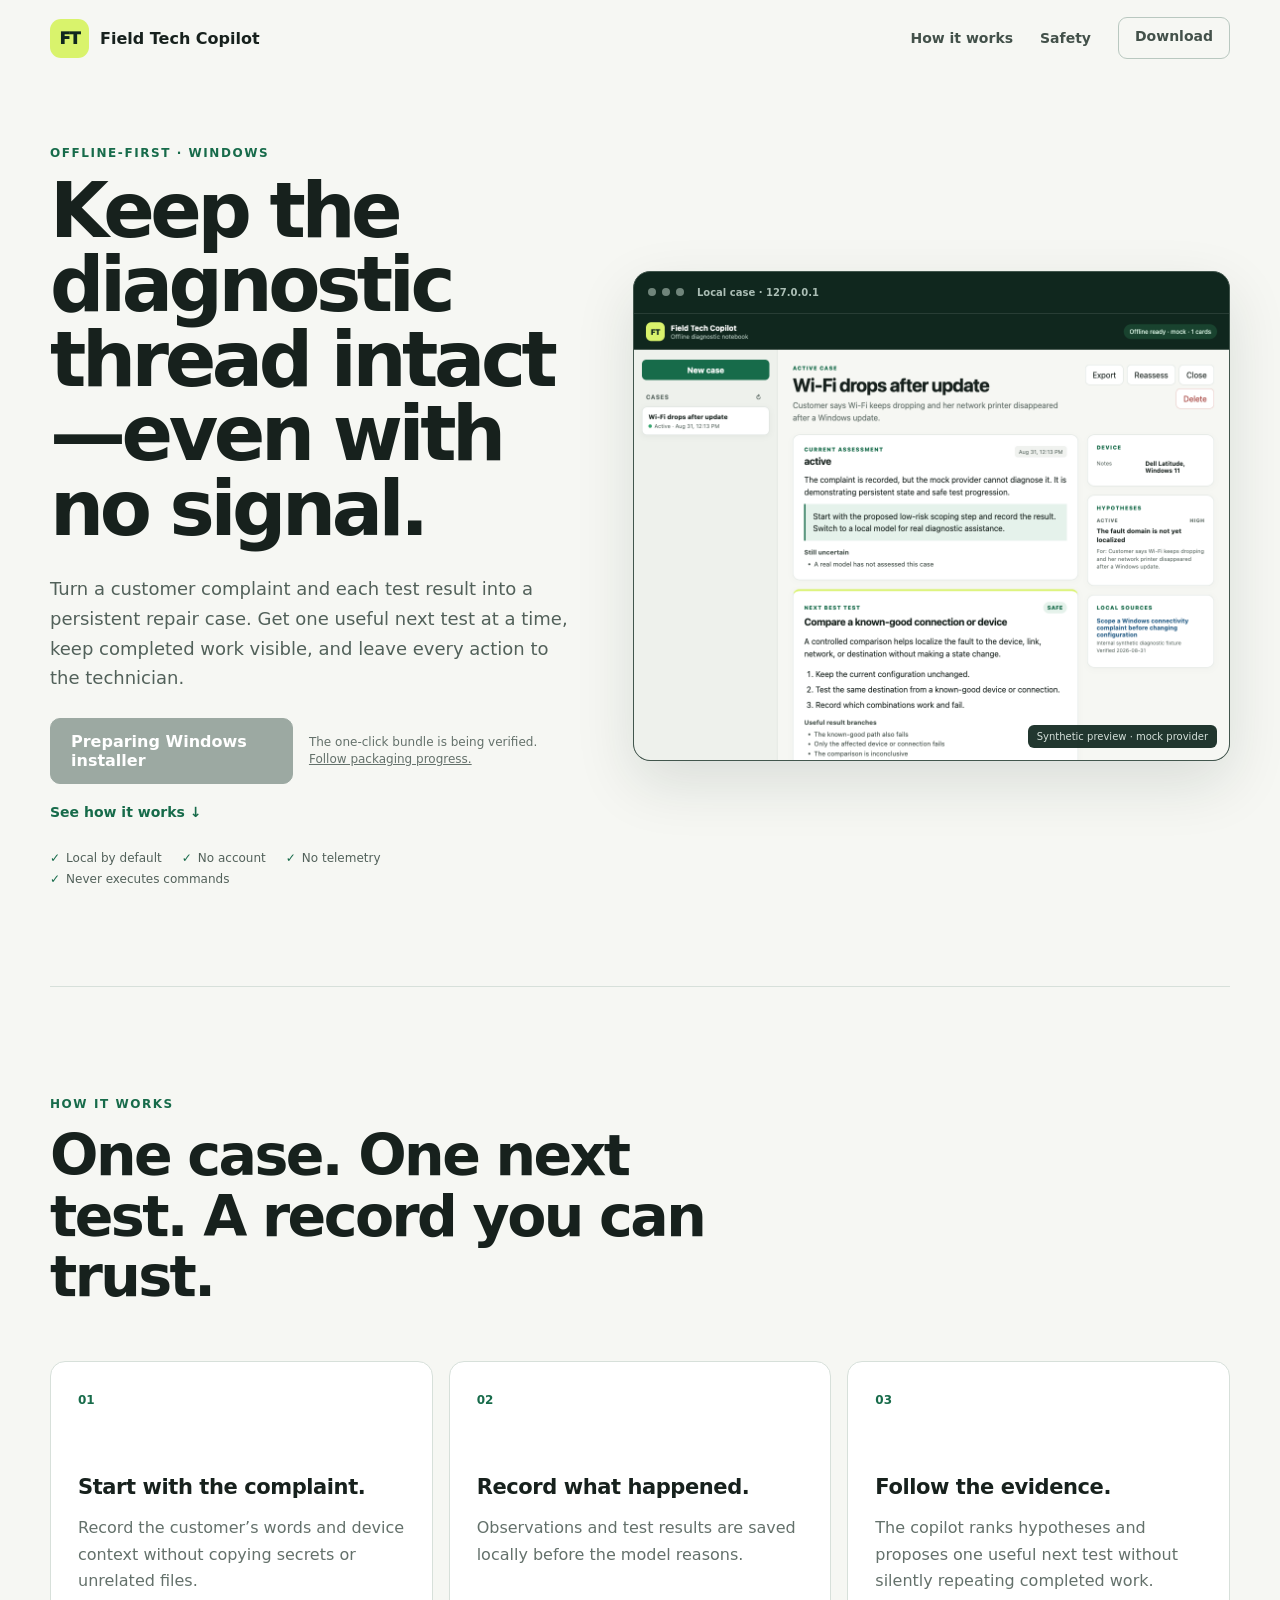
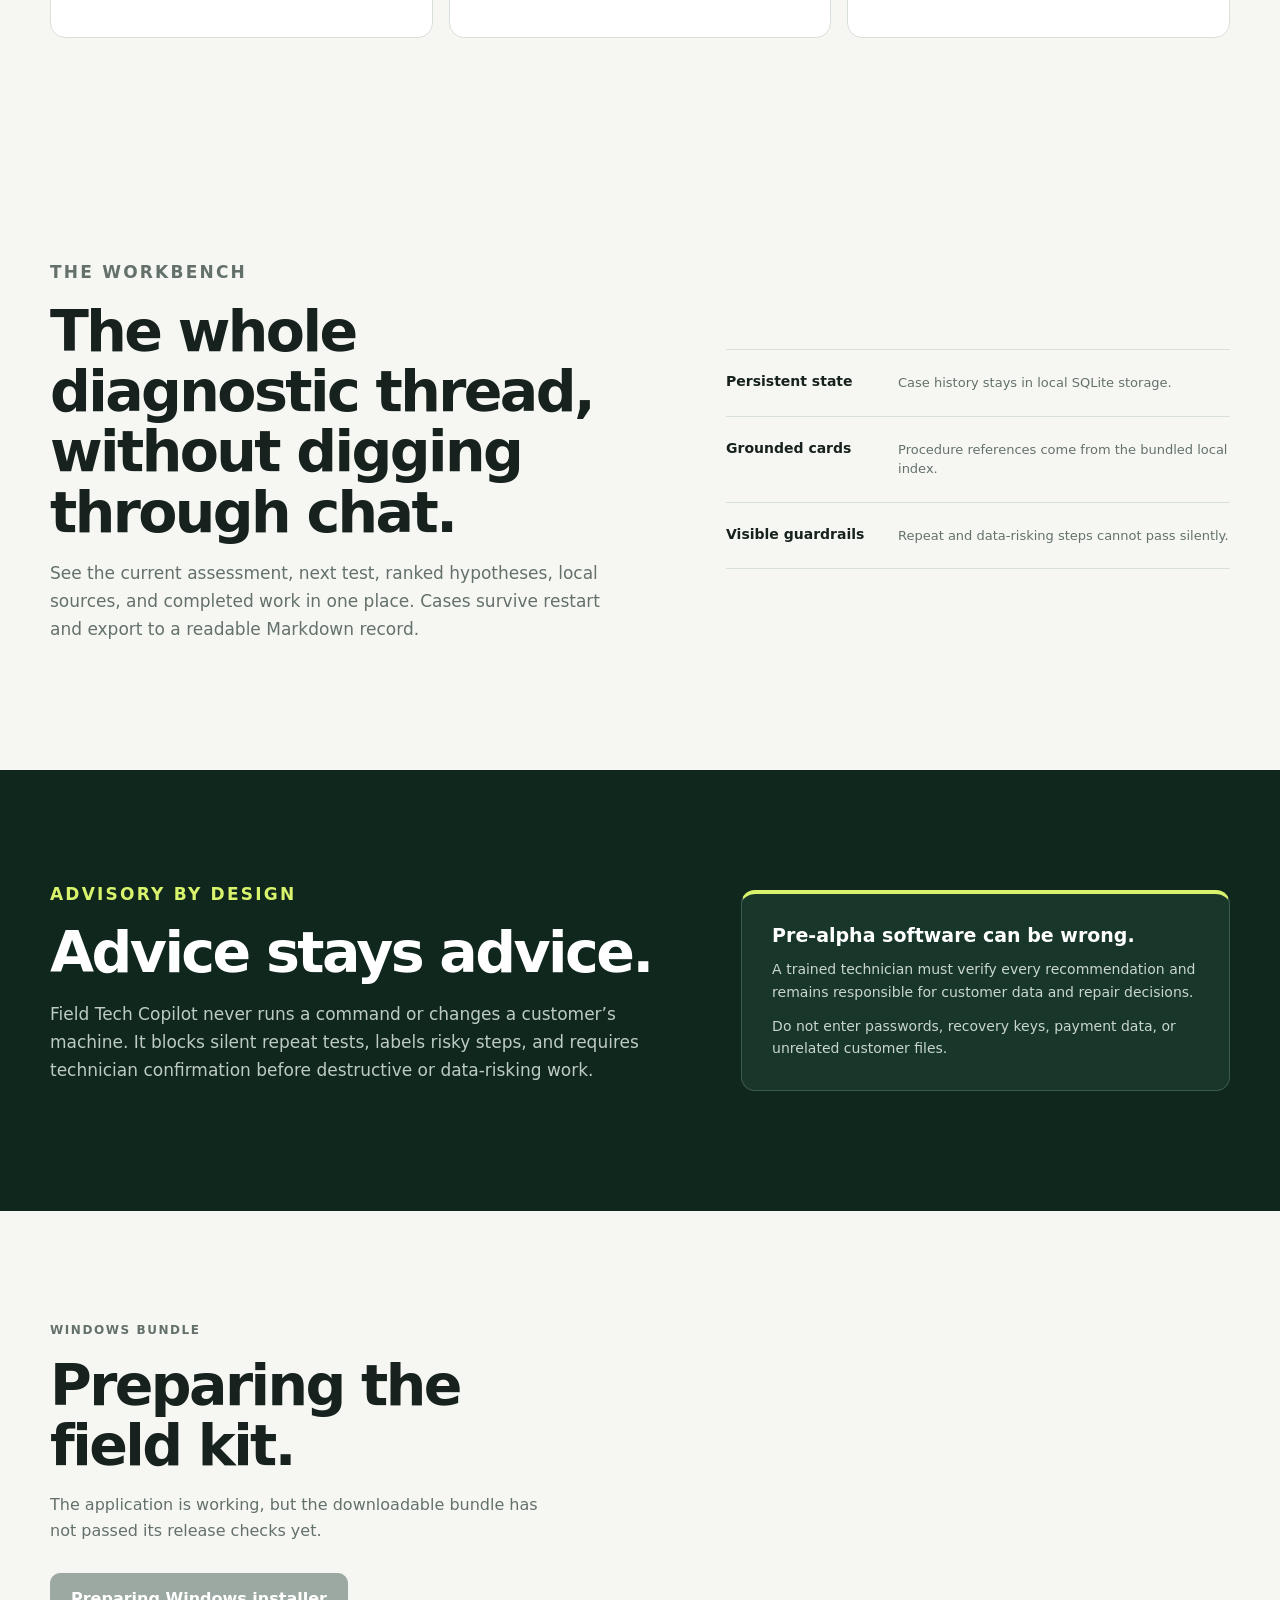
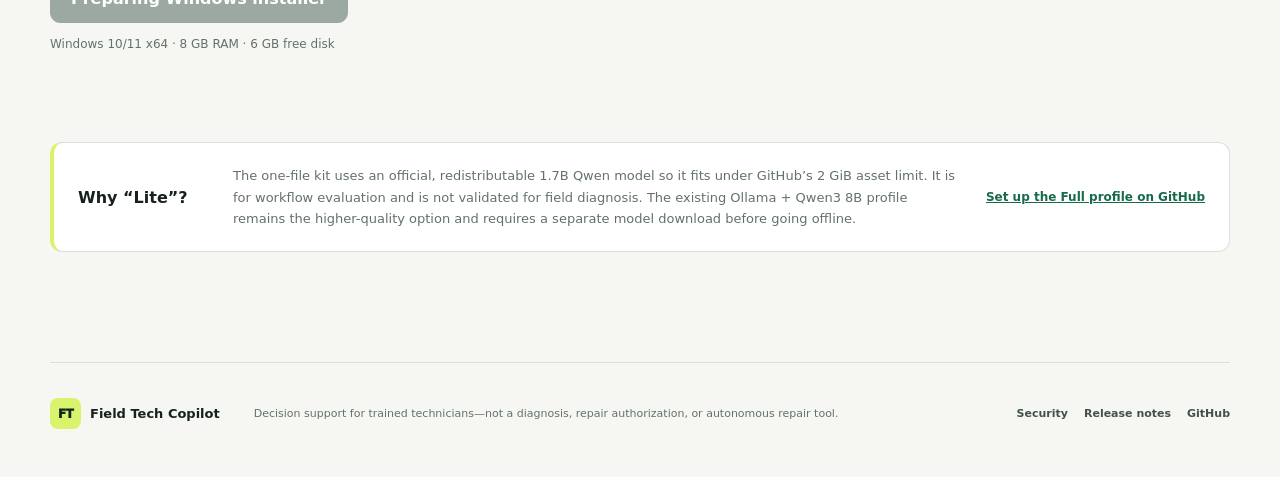
<file: site/index.html>
<!doctype html>
<html lang="en">
  <head>
    <meta charset="utf-8">
    <meta name="viewport" content="width=device-width, initial-scale=1">
    <meta name="description" content="Field Tech Copilot is an offline-first diagnostic case notebook for Windows field technicians.">
    <meta name="theme-color" content="#10271e">
    <meta property="og:type" content="website">
    <meta property="og:title" content="Field Tech Copilot">
    <meta property="og:description" content="Keep the diagnostic thread intact—even with no signal.">
    <meta property="og:url" content="https://ben4mn.github.io/field-tech-copilot/">
    <meta property="og:image" content="https://ben4mn.github.io/field-tech-copilot/assets/social-card.png">
    <meta name="twitter:card" content="summary_large_image">
    <title>Field Tech Copilot · Offline-first Windows field kit</title>
    <link rel="icon" href="data:image/svg+xml,%3Csvg xmlns='http://www.w3.org/2000/svg' viewBox='0 0 64 64'%3E%3Crect width='64' height='64' rx='16' fill='%2310271e'/%3E%3Cpath d='M18 19h29v8H28v7h16v8H28v15H18z' fill='%23d9f36c'/%3E%3C/svg%3E">
    <link rel="stylesheet" href="styles.css">
    <script src="app.js" defer></script>
  </head>
  <body>
    <a class="skip-link" href="#main">Skip to content</a>
    <header class="site-header">
      <a class="brand" href="#top" aria-label="Field Tech Copilot home">
        <span class="brand-mark">FT</span>
        <span>Field Tech Copilot</span>
      </a>
      <nav aria-label="Main navigation">
        <a href="#how-it-works">How it works</a>
        <a href="#safety">Safety</a>
        <a class="nav-download" href="#download">Download</a>
      </nav>
    </header>

    <main id="main">
      <section id="top" class="hero">
        <div class="hero-copy">
          <p class="eyebrow">Offline-first · Windows</p>
          <h1>Keep the diagnostic thread intact—even with no signal.</h1>
          <p class="hero-lead">Turn a customer complaint and each test result into a persistent repair case. Get one useful next test at a time, keep completed work visible, and leave every action to the technician.</p>
          <div id="hero-release" class="release-cta" aria-live="polite">
            <a id="hero-download" class="button primary disabled" aria-disabled="true">Preparing Windows installer</a>
            <p id="hero-meta">Checking the latest verified build…</p>
          </div>
          <a class="text-link" href="#how-it-works">See how it works <span aria-hidden="true">↓</span></a>
          <ul class="trust-list" aria-label="Product trust notes">
            <li>Local by default</li>
            <li>No account</li>
            <li>No telemetry</li>
            <li>Never executes commands</li>
          </ul>
        </div>
        <button class="preview-button" id="open-preview" type="button" aria-label="Open full product preview">
          <span class="window-bar"><i></i><i></i><i></i><strong>Local case · 127.0.0.1</strong></span>
          <img src="assets/app-preview.png" alt="Field Tech Copilot case screen showing a current assessment, a safe next test, local sources, and completed work.">
          <span class="preview-caption">Synthetic preview · mock provider</span>
        </button>
      </section>

      <section id="how-it-works" class="section steps-section">
        <div class="section-heading">
          <p class="eyebrow">How it works</p>
          <h2>One case. One next test. A record you can trust.</h2>
        </div>
        <div class="steps-grid">
          <article>
            <span>01</span>
            <h3>Start with the complaint.</h3>
            <p>Record the customer’s words and device context without copying secrets or unrelated files.</p>
          </article>
          <article>
            <span>02</span>
            <h3>Record what happened.</h3>
            <p>Observations and test results are saved locally before the model reasons.</p>
          </article>
          <article>
            <span>03</span>
            <h3>Follow the evidence.</h3>
            <p>The copilot ranks hypotheses and proposes one useful next test without silently repeating completed work.</p>
          </article>
        </div>
      </section>

      <section class="section workbench-section">
        <div>
          <p class="eyebrow">The workbench</p>
          <h2>The whole diagnostic thread, without digging through chat.</h2>
          <p>See the current assessment, next test, ranked hypotheses, local sources, and completed work in one place. Cases survive restart and export to a readable Markdown record.</p>
        </div>
        <ul class="feature-list">
          <li><strong>Persistent state</strong><span>Case history stays in local SQLite storage.</span></li>
          <li><strong>Grounded cards</strong><span>Procedure references come from the bundled local index.</span></li>
          <li><strong>Visible guardrails</strong><span>Repeat and data-risking steps cannot pass silently.</span></li>
        </ul>
      </section>

      <section id="safety" class="section safety-section">
        <div class="safety-copy">
          <p class="eyebrow light">Advisory by design</p>
          <h2>Advice stays advice.</h2>
          <p>Field Tech Copilot never runs a command or changes a customer’s machine. It blocks silent repeat tests, labels risky steps, and requires technician confirmation before destructive or data-risking work.</p>
        </div>
        <div class="warning-card">
          <strong>Pre-alpha software can be wrong.</strong>
          <p>A trained technician must verify every recommendation and remains responsible for customer data and repair decisions.</p>
          <p>Do not enter passwords, recovery keys, payment data, or unrelated customer files.</p>
        </div>
      </section>

      <section id="download" class="section download-section">
        <div class="download-intro">
          <p class="eyebrow">Windows bundle</p>
          <h2 id="download-title">Preparing the field kit.</h2>
          <p id="download-copy">The page enables the installer only when a release contains the pinned app, runtime, model, starter knowledge, licenses, and checksum.</p>
          <a id="download-button" class="button primary disabled" aria-disabled="true">Preparing Windows installer</a>
          <p id="download-meta" class="download-meta">Windows 10/11 x64 · 8 GB RAM · 6 GB free disk</p>
        </div>

        <div id="available-details" class="install-card hidden">
          <ol>
            <li><span>1</span><div><strong>Download the installer.</strong><p>One file contains the application, CPU runtime, Lite model, and starter knowledge.</p></div></li>
            <li><span>2</span><div><strong>Open it and choose Install.</strong><p>No connection is required during setup or use.</p></div></li>
            <li><span>3</span><div><strong>Launch Field Tech Copilot.</strong><p>It opens in your browser only on this PC at <code>127.0.0.1</code>.</p></div></li>
          </ol>
          <div class="integrity">
            <div>
              <span>SHA-256</span>
              <code id="checksum"></code>
            </div>
            <button id="copy-checksum" type="button">Copy</button>
          </div>
          <p class="command-label">Verify in PowerShell:</p>
          <pre><code>Get-FileHash .\FieldTechCopilot-FieldKit-Lite-*.exe -Algorithm SHA256</code></pre>
          <div id="signature-note" class="signature-note"></div>
        </div>

        <aside class="lite-note">
          <span>Why “Lite”?</span>
          <p>The one-file kit uses an official, redistributable 1.7B Qwen model so it fits under GitHub’s 2 GiB asset limit. It is for workflow evaluation and is not validated for field diagnosis. The existing Ollama + Qwen3 8B profile remains the higher-quality option and requires a separate model download before going offline.</p>
          <a href="https://github.com/ben4mn/field-tech-copilot#full-local-ai-profile">Set up the Full profile on GitHub</a>
        </aside>
      </section>
    </main>

    <footer>
      <div><span class="brand-mark small">FT</span><strong>Field Tech Copilot</strong></div>
      <p>Decision support for trained technicians—not a diagnosis, repair authorization, or autonomous repair tool.</p>
      <nav aria-label="Footer navigation">
        <a href="https://github.com/ben4mn/field-tech-copilot/blob/main/SECURITY.md">Security</a>
        <a id="release-notes" href="https://github.com/ben4mn/field-tech-copilot/releases">Release notes</a>
        <a href="https://github.com/ben4mn/field-tech-copilot">GitHub</a>
      </nav>
    </footer>

    <dialog id="preview-dialog">
      <button id="close-preview" type="button" aria-label="Close preview">Close</button>
      <img src="assets/app-preview.png" alt="Full Field Tech Copilot synthetic product preview.">
      <p>Preview uses synthetic data and the mock provider; it is not a diagnostic result.</p>
    </dialog>
  </body>
</html>
</file>
<file: site/styles.css>
:root {
  --forest: #10271e;
  --forest-2: #18372a;
  --lime: #d9f36c;
  --green: #176b4a;
  --green-dark: #10573c;
  --paper: #f6f7f3;
  --panel: #ffffff;
  --ink: #17211d;
  --muted: #64716b;
  --line: #d7e0da;
  --amber: #7b5410;
  --amber-soft: #fff4d8;
  --shadow: 0 22px 60px rgba(16, 39, 30, 0.12);
  color-scheme: light;
  font-family: Inter, ui-sans-serif, system-ui, -apple-system, BlinkMacSystemFont, "Segoe UI", sans-serif;
}

* { box-sizing: border-box; }
html { scroll-behavior: smooth; }
body { margin: 0; background: var(--paper); color: var(--ink); }
body, button { font: inherit; }
a { color: inherit; }
img { display: block; max-width: 100%; }
button, a { -webkit-tap-highlight-color: transparent; }
:focus-visible { outline: 3px solid #77a822; outline-offset: 3px; }
.hidden { display: none !important; }

.skip-link { position: fixed; top: 8px; left: 8px; z-index: 100; padding: 10px 14px; background: white; color: var(--ink); transform: translateY(-160%); }
.skip-link:focus { transform: none; }

.site-header {
  position: relative;
  z-index: 5;
  display: flex;
  align-items: center;
  justify-content: space-between;
  width: min(1180px, calc(100% - 40px));
  min-height: 76px;
  margin: 0 auto;
}
.brand { display: inline-flex; align-items: center; gap: 11px; font-weight: 800; text-decoration: none; }
.brand-mark { display: grid; place-items: center; width: 39px; height: 39px; border-radius: 11px; background: var(--lime); color: var(--forest); font-weight: 950; letter-spacing: -0.05em; }
.brand-mark.small { width: 31px; height: 31px; border-radius: 8px; font-size: 12px; }
.site-header nav, footer nav { display: flex; align-items: center; gap: 27px; }
.site-header nav a, footer nav a { color: #43514a; font-size: 14px; font-weight: 680; text-decoration: none; }
.site-header nav a:hover, footer nav a:hover { color: var(--green); }
.site-header .nav-download { min-height: 42px; padding: 10px 16px; border: 1px solid #b9c8c0; border-radius: 9px; }

.hero {
  display: grid;
  grid-template-columns: minmax(0, 0.93fr) minmax(460px, 1.07fr);
  align-items: center;
  gap: 64px;
  width: min(1180px, calc(100% - 40px));
  min-height: 690px;
  margin: 0 auto;
  padding: 70px 0 100px;
}
.eyebrow { margin: 0 0 14px; color: var(--green); font-size: 12px; font-weight: 850; letter-spacing: 0.13em; text-transform: uppercase; }
.eyebrow.light { color: var(--lime); }
.hero h1 { max-width: 690px; margin: 0; font-size: clamp(45px, 6vw, 76px); line-height: 0.98; letter-spacing: -0.058em; }
.hero-lead { max-width: 660px; margin: 28px 0 25px; color: #52615a; font-size: 18px; line-height: 1.65; }
.release-cta { display: flex; align-items: center; gap: 16px; margin: 0 0 18px; }
.release-cta p { max-width: 260px; margin: 0; color: var(--muted); font-size: 12px; line-height: 1.45; }
.button { display: inline-flex; align-items: center; justify-content: center; min-height: 50px; padding: 13px 20px; border-radius: 10px; font-weight: 800; text-decoration: none; }
.button.primary { border: 1px solid var(--green); background: var(--green); color: white; }
.button.primary:hover { border-color: var(--green-dark); background: var(--green-dark); }
.button.disabled { border-color: #9ca9a2; background: #9ca9a2; cursor: not-allowed; pointer-events: none; }
.text-link { color: var(--green); font-size: 14px; font-weight: 760; text-decoration: none; }
.text-link:hover { text-decoration: underline; }
.trust-list { display: flex; flex-wrap: wrap; gap: 7px 20px; margin: 30px 0 0; padding: 0; color: #52615a; font-size: 12px; list-style: none; }
.trust-list li::before { content: "✓"; margin-right: 6px; color: var(--green); font-weight: 900; }

.preview-button { position: relative; overflow: hidden; width: 100%; padding: 0; border: 1px solid #42564d; border-radius: 17px; background: var(--forest); box-shadow: var(--shadow); cursor: zoom-in; text-align: left; }
.window-bar { display: flex; align-items: center; gap: 6px; height: 42px; padding: 0 14px; border-bottom: 1px solid rgba(255, 255, 255, 0.1); color: #aabdb4; }
.window-bar i { width: 8px; height: 8px; border-radius: 50%; background: #70857b; }
.window-bar strong { margin-left: 7px; font-size: 10px; font-weight: 650; }
.preview-button img { width: 100%; aspect-ratio: 4 / 3; object-fit: cover; object-position: top left; }
.preview-caption { position: absolute; right: 12px; bottom: 12px; padding: 6px 9px; border-radius: 6px; background: rgba(16, 39, 30, 0.92); color: #d5e0da; font-size: 10px; }

.section { width: min(1180px, calc(100% - 40px)); margin: 0 auto; padding: 110px 0; }
.section-heading { max-width: 730px; }
.section h2 { margin: 0; font-size: clamp(34px, 5vw, 57px); line-height: 1.06; letter-spacing: -0.045em; }
.steps-section { border-top: 1px solid var(--line); }
.steps-grid { display: grid; grid-template-columns: repeat(3, 1fr); gap: 16px; margin-top: 55px; }
.steps-grid article { min-height: 260px; padding: 27px; border: 1px solid var(--line); border-radius: 15px; background: var(--panel); }
.steps-grid article > span { color: var(--green); font-size: 12px; font-weight: 850; }
.steps-grid h3 { margin: 67px 0 11px; font-size: 21px; letter-spacing: -0.02em; }
.steps-grid p, .workbench-section > div > p, .safety-copy > p, .download-intro > p, .lite-note p { color: var(--muted); line-height: 1.65; }

.workbench-section { display: grid; grid-template-columns: 1fr 0.86fr; gap: 90px; align-items: center; }
.workbench-section > div > p { max-width: 620px; font-size: 17px; }
.feature-list { margin: 0; padding: 0; list-style: none; }
.feature-list li { display: grid; grid-template-columns: 150px 1fr; gap: 22px; padding: 23px 0; border-top: 1px solid var(--line); }
.feature-list li:last-child { border-bottom: 1px solid var(--line); }
.feature-list strong { font-size: 14px; }
.feature-list span { color: var(--muted); font-size: 13px; line-height: 1.5; }

.safety-section { display: grid; grid-template-columns: 1fr 0.8fr; gap: 80px; width: 100%; max-width: none; padding: 110px max(20px, calc((100% - 1180px) / 2)); background: var(--forest); color: white; }
.safety-copy > p { color: #bdcbc4; font-size: 17px; }
.warning-card { align-self: center; padding: 30px; border: 1px solid #3e594d; border-top: 4px solid var(--lime); border-radius: 14px; background: var(--forest-2); }
.warning-card strong { font-size: 19px; }
.warning-card p { margin: 12px 0 0; color: #c9d5cf; font-size: 14px; line-height: 1.6; }

.download-section { display: grid; grid-template-columns: 0.9fr 1.1fr; gap: 70px; align-items: start; }
.download-intro .button { margin-top: 13px; }
.download-meta { font-size: 12px; }
.install-card { padding: 28px; border: 1px solid var(--line); border-radius: 15px; background: var(--panel); box-shadow: 0 8px 30px rgba(16, 39, 30, 0.06); }
.install-card ol { margin: 0; padding: 0; list-style: none; }
.install-card li { display: grid; grid-template-columns: 34px 1fr; gap: 13px; padding: 15px 0; border-top: 1px solid var(--line); }
.install-card li:first-child { padding-top: 0; border-top: 0; }
.install-card li > span { display: grid; place-items: center; width: 28px; height: 28px; border-radius: 50%; background: var(--forest); color: var(--lime); font-size: 11px; font-weight: 900; }
.install-card li strong { font-size: 14px; }
.install-card li p { margin: 4px 0 0; color: var(--muted); font-size: 12px; line-height: 1.45; }
.integrity { display: flex; align-items: center; justify-content: space-between; gap: 16px; margin-top: 18px; padding: 14px; border-radius: 9px; background: #eef2ef; }
.integrity div { min-width: 0; }
.integrity span, .command-label { display: block; margin-bottom: 5px; color: var(--muted); font-size: 10px; font-weight: 800; letter-spacing: 0.08em; text-transform: uppercase; }
.integrity code { display: block; overflow: hidden; font-size: 10px; text-overflow: ellipsis; white-space: nowrap; }
.integrity button { min-height: 36px; padding: 7px 11px; border: 1px solid #bdc9c2; border-radius: 7px; background: white; color: var(--ink); cursor: pointer; font-size: 12px; font-weight: 700; }
.command-label { margin: 16px 0 6px; }
pre { overflow-x: auto; margin: 0; padding: 12px; border-radius: 8px; background: var(--forest); color: #e8f0ec; font-size: 11px; }
.signature-note { margin-top: 16px; padding: 12px; border: 1px solid #ecd59b; border-radius: 8px; background: var(--amber-soft); color: var(--amber); font-size: 12px; line-height: 1.5; }
.lite-note { grid-column: 1 / -1; display: grid; grid-template-columns: 130px 1fr auto; gap: 25px; align-items: center; margin-top: 5px; padding: 22px 24px; border: 1px solid var(--line); border-left: 4px solid var(--lime); border-radius: 12px; background: white; }
.lite-note > span { font-weight: 850; }
.lite-note p { margin: 0; font-size: 13px; }
.lite-note a { color: var(--green); font-size: 12px; font-weight: 780; white-space: nowrap; }

footer { display: grid; grid-template-columns: auto 1fr auto; align-items: center; gap: 34px; width: min(1180px, calc(100% - 40px)); margin: 0 auto; padding: 35px 0 48px; border-top: 1px solid var(--line); }
footer > div { display: flex; align-items: center; gap: 9px; font-size: 13px; }
footer p { margin: 0; color: var(--muted); font-size: 11px; line-height: 1.5; }
footer nav { gap: 16px; }
footer nav a { font-size: 11px; }

dialog { width: min(1180px, calc(100% - 28px)); padding: 12px; border: 0; border-radius: 15px; background: white; box-shadow: var(--shadow); }
dialog::backdrop { background: rgba(8, 22, 16, 0.82); }
dialog button { float: right; min-height: 40px; margin-bottom: 10px; padding: 8px 13px; border: 1px solid var(--line); border-radius: 8px; background: white; cursor: pointer; }
dialog img { clear: both; width: 100%; border: 1px solid var(--line); border-radius: 9px; }
dialog p { margin: 10px 2px 0; color: var(--muted); font-size: 12px; }

@media (max-width: 920px) {
  .hero { grid-template-columns: 1fr; gap: 45px; padding-top: 55px; }
  .hero-copy { max-width: 720px; }
  .preview-button { max-width: 760px; }
  .workbench-section, .safety-section, .download-section { grid-template-columns: 1fr; gap: 45px; }
  .lite-note { grid-template-columns: 110px 1fr; }
  .lite-note a { grid-column: 2; }
  footer { grid-template-columns: 1fr auto; }
  footer p { grid-column: 1 / -1; grid-row: 2; }
}

@media (max-width: 640px) {
  .site-header { width: min(100% - 28px, 1180px); }
  .site-header nav a:not(.nav-download) { display: none; }
  .hero, .section, footer { width: min(100% - 28px, 1180px); }
  .hero { min-height: auto; padding: 45px 0 72px; }
  .hero h1 { font-size: clamp(42px, 13vw, 62px); }
  .release-cta { align-items: stretch; flex-direction: column; }
  .release-cta p { max-width: none; }
  .release-cta .button, .download-intro .button { width: 100%; }
  .trust-list { display: grid; grid-template-columns: 1fr 1fr; }
  .steps-grid { grid-template-columns: 1fr; }
  .steps-grid article { min-height: auto; }
  .steps-grid h3 { margin-top: 38px; }
  .section { padding: 75px 0; }
  .safety-section { width: 100%; padding: 75px 14px; }
  .feature-list li { grid-template-columns: 1fr; gap: 6px; }
  .lite-note { grid-template-columns: 1fr; }
  .lite-note a { grid-column: 1; white-space: normal; }
  footer { grid-template-columns: 1fr; }
  footer p, footer nav { grid-column: 1; grid-row: auto; }
  footer nav { align-items: flex-start; flex-direction: column; gap: 10px; }
}

@media (prefers-reduced-motion: reduce) {
  html { scroll-behavior: auto; }
}
</file>
